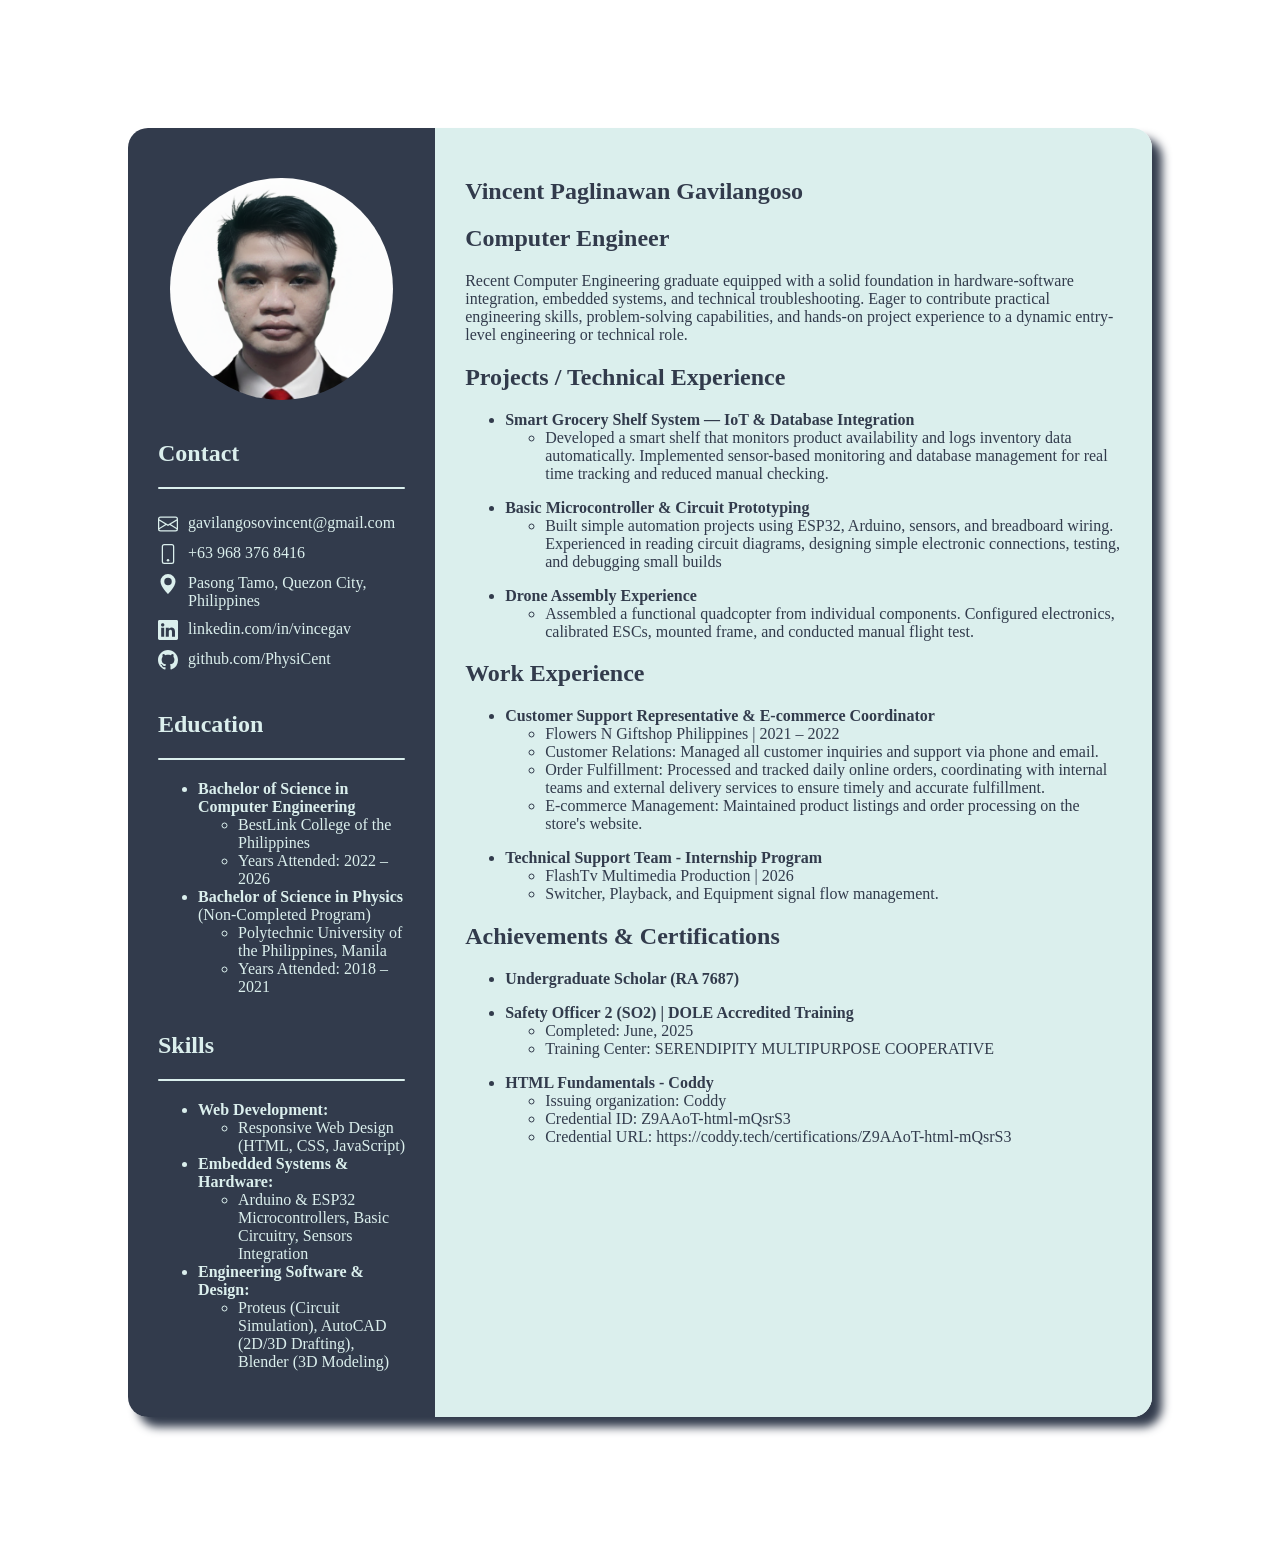
<file: resume.html>
<!DOCTYPE html>
<html lang="en">
    <head>
        <meta charset="UTF-8">
        <meta name="viewport" content="width=device-width, initial-scale=1.0">
        <meta http-equiv="X-UA-Compatible" content="ie=edge">
        <link rel="icon" type="image/png" href="images/logo.png">
        <title>About Me</title>
        <link rel="stylesheet" href="css/resume.css">

    </head>

    <body>
        <div class="container">
            <div class="left-container">

                <img src="images/MyPicture.png" id="profile-pic" alt="My Picture">
                <section class="contact">
                    <h2>Contact</h2>
                    <hr>
                    <ul class="contact-info">
                        <li>
                            <svg xmlns="http://www.w3.org/2000/svg" width="16" height="16" fill="currentColor" class="bi bi-envelope" viewBox="0 0 16 16">
                                <path d="M0 4a2 2 0 0 1 2-2h12a2 2 0 0 1 2 2v8a2 2 0 0 1-2 2H2a2 2 0 0 1-2-2zm2-1a1 1 0 0 0-1 1v.217l7 4.2 7-4.2V4a1 1 0 0 0-1-1zm13 2.383-4.708 2.825L15 11.105zm-.034 6.876-5.64-3.471L8 9.583l-1.326-.795-5.64 3.47A1 1 0 0 0 2 13h12a1 1 0 0 0 .966-.741M1 11.105l4.708-2.897L1 5.383z"/>
                            </svg>
                            <a href="mailto:gavilangosovincent@gmail.com">gavilangosovincent@gmail.com</a>
                        </li>
                        <li>
                            <svg xmlns="http://www.w3.org/2000/svg" width="16" height="16" fill="currentColor" class="bi bi-phone" viewBox="0 0 16 16">
                                <path d="M11 1a1 1 0 0 1 1 1v12a1 1 0 0 1-1 1H5a1 1 0 0 1-1-1V2a1 1 0 0 1 1-1zM5 0a2 2 0 0 0-2 2v12a2 2 0 0 0 2 2h6a2 2 0 0 0 2-2V2a2 2 0 0 0-2-2z"/>
                                <path d="M8 14a1 1 0 1 0 0-2 1 1 0 0 0 0 2"/>
                            </svg>
                            <a href="tel:+639683768416">+63 968 376 8416</a>
                        </li>
                        <li>
                            <svg xmlns="http://www.w3.org/2000/svg" width="16" height="16" fill="currentColor" class="bi bi-geo-alt-fill" viewBox="0 0 16 16">
                                <path d="M8 16s6-5.686 6-10A6 6 0 0 0 2 6c0 4.314 6 10 6 10m0-7a3 3 0 1 1 0-6 3 3 0 0 1 0 6"/>
                            </svg>
                            <address>Pasong Tamo, Quezon City, Philippines</address>
                        </li>
                        <li>
                            <svg xmlns="http://www.w3.org/2000/svg" width="16" height="16" fill="currentColor" class="bi bi-linkedin" viewBox="0 0 16 16">
                                <path d="M0 1.146C0 .513.526 0 1.175 0h13.65C15.474 0 16 .513 16 1.146v13.708c0 .633-.526 1.146-1.175 1.146H1.175C.526 16 0 15.487 0 14.854zm4.943 12.248V6.169H2.542v7.225zm-1.2-8.212c.837 0 1.358-.554 1.358-1.248-.015-.709-.52-1.248-1.342-1.248S2.4 3.226 2.4 3.934c0 .694.521 1.248 1.327 1.248zm4.908 8.212V9.359c0-.216.016-.432.08-.586.173-.431.568-.878 1.232-.878.869 0 1.216.662 1.216 1.634v3.865h2.401V9.25c0-2.22-1.184-3.252-2.764-3.252-1.274 0-1.845.7-2.165 1.193v.025h-.016l.016-.025V6.169h-2.4c.03.678 0 7.225 0 7.225z"/>
                            </svg>
                            <a href="https://linkedin.com/in/vincegav" target="_blank" rel="noopener noreferrer">linkedin.com/in/vincegav</a>
                        </li>
                        <li>
                            <svg xmlns="http://www.w3.org/2000/svg" width="16" height="16" fill="currentColor" class="bi bi-github" viewBox="0 0 16 16">
                                <path d="M8 0C3.58 0 0 3.58 0 8c0 3.54 2.29 6.53 5.47 7.59.4.07.55-.17.55-.38 0-.19-.01-.82-.01-1.49-2.01.37-2.53-.49-2.69-.94-.09-.23-.48-.94-.82-1.13-.28-.15-.68-.52-.01-.53.63-.01 1.08.58 1.23.82.72 1.21 1.87.87 2.33.66.07-.52.28-.87.51-1.07-1.78-.2-3.64-.89-3.64-3.95 0-.87.31-1.59.82-2.15-.08-.2-.36-1.02.08-2.12 0 0 .67-.21 2.2.82.64-.18 1.32-.27 2-.27s1.36.09 2 .27c1.53-1.04 2.2-.82 2.2-.82.44 1.1.16 1.92.08 2.12.51.56.82 1.27.82 2.15 0 3.07-1.87 3.75-3.65 3.95.29.25.54.73.54 1.48 0 1.07-.01 1.93-.01 2.2 0 .21.15.46.55.38A8.01 8.01 0 0 0 16 8c0-4.42-3.58-8-8-8"/>
                            </svg>
                            <a href="https://github.com/PhysiCent" target="_blank" rel="noopener noreferrer">github.com/PhysiCent</a>
                        </li>
                    </ul>
                </section>
                <section class="education">
                    <h2>Education</h2>
                    <hr>
                    <ul>
                        <li><strong>Bachelor of Science in Computer Engineering</strong>
                            <ul>
                                <li>BestLink College of the Philippines</li>
                                <li>Years Attended: 2022 &ndash; 2026</li>
                            </ul>
                        </li>
                        <li><strong>Bachelor of Science in Physics</strong> (Non-Completed Program)
                            <ul>
                                <li>Polytechnic University of the Philippines, Manila</li>
                                <li>Years Attended: 2018 &ndash; 2021</li>
                            </ul>
                        </li>
                    </ul>
                </section>
                <section class="skill">
                    <h2>Skills</h2>
                    <hr>
                    <ul>
                        <li><strong>Web Development:</strong>
                            <ul>
                                <li>Responsive Web Design (HTML, CSS, JavaScript)</li>
                            </ul>
                        </li>
                        <li><strong>Embedded Systems & Hardware:</strong>
                            <ul>
                                <li>Arduino & ESP32 Microcontrollers, Basic Circuitry, Sensors Integration</li>
                            </ul>
                        </li>
                        <li><strong>Engineering Software & Design:</strong>
                            <ul>
                                <li>Proteus (Circuit Simulation), AutoCAD (2D/3D Drafting), Blender (3D Modeling)</li>
                            </ul>
                        </li>
                    </ul>
                </section>
            </div>
            <div class="right-container">
                <section class="profile-info">
                    <h1>Vincent Paglinawan Gavilangoso</h1>
                    <h2>Computer Engineer</h2>
                    <p>Recent Computer Engineering graduate equipped with a solid foundation in hardware-software integration, embedded systems, and technical troubleshooting. Eager to contribute practical engineering skills, problem-solving capabilities, and hands-on project experience to a dynamic entry-level engineering or technical role.</p>
                </section>
                <section class="projects">
                    <h2>Projects / Technical Experience</h2>
                    <ul>
                        <li><strong>Smart Grocery Shelf System — IoT & Database Integration</strong>
                            <ul>
                                <li>Developed a smart shelf that monitors product availability and logs inventory data automatically. Implemented sensor-based monitoring and database management for real time tracking and reduced manual checking.</li>
                            </ul>
                        </li>
                    </ul>
                    <ul>
                        <li><strong>Basic Microcontroller & Circuit Prototyping</strong>
                            <ul>
                                <li>Built simple automation projects using ESP32, Arduino, sensors, and breadboard wiring. Experienced in reading circuit diagrams, designing simple electronic connections, testing, and debugging small builds</li>
                            </ul>
                        </li>
                    </ul>
                    <ul>
                        <li><strong>Drone Assembly Experience</strong>
                            <ul>
                                <li>Assembled a functional quadcopter from individual components. Configured electronics, calibrated ESCs, mounted frame, and conducted manual flight test.</li>
                            </ul>
                        </li>
                    </ul>
                </section>
                <section class="work-experience">
                    <h2>Work Experience</h2>
                    <ul>
                        <li><strong>Customer Support Representative & E-commerce Coordinator</strong>
                            <ul>
                                <li>Flowers N Giftshop Philippines |  2021 &ndash; 2022</li>
                                <li>Customer Relations: Managed all customer inquiries and support via phone and email.</li>
                                <li>Order Fulfillment: Processed and tracked daily online orders, coordinating with internal teams and external delivery services to ensure timely and accurate fulfillment.</li>
                                <li>E-commerce Management: Maintained product listings and order processing on the store's website.</li>
                            </ul>
                        </li>
                    </ul>
                    <ul>
                        <li><strong>Technical Support Team - Internship Program</strong>
                            <ul>
                                <li>FlashTv Multimedia Production |  2026</li>
                                <li>Switcher, Playback, and Equipment signal flow management.</li>
                            </ul>
                        </li>
                    </ul>
                </section>
                <section class="certification">
                    <h2>Achievements & Certifications</h2>
                    <ul>
                        <li><strong>Undergraduate Scholar (RA 7687)</strong></li>
                    </ul>
                    <ul>
                        <li><strong>Safety Officer 2 (SO2) | DOLE Accredited Training</strong>
                            <ul>
                                <li>Completed: June, 2025</li>
                                <li>Training Center: SERENDIPITY MULTIPURPOSE COOPERATIVE</li>
                            </ul>
                        </li>
                    </ul>
                    <ul>
                        <li><strong>HTML Fundamentals - Coddy</strong>
                            <ul>
                                <li>Issuing organization: Coddy</li>
                                <li>Credential ID: Z9AAoT-html-mQsrS3</li>
                                <li>Credential URL: <a href="https://coddy.tech/certifications/Z9AAoT-html-mQsrS3" target="_blank" class="certification-url">https://coddy.tech/certifications/Z9AAoT-html-mQsrS3</a></li>
                            </ul>
                        </li>
                    </ul>
                </section>
            </div>
        </div>
    </body>

</html>
</file>
<file: css/resume.css>
html {
    font-size: clamp(11px, 2vw, 16px);
}

* {
    box-sizing: border-box;
}

body {
    margin: 0;
    border-radius: 10px;
}

.container {
    width: 80%;
    margin: 10% auto;
    display: flex;
    overflow: hidden;
    border-radius: 20px;
    box-shadow: 10px 10px 10px #323b4c;
}

/*------------------------------------Left-Container------------------------------------------------*/

.left-container {
    width: 30%;
    display: flex;
    flex-direction: column;
    background-color: #323b4c;
    padding: 30px;
    color:#dbefed;
}

#profile-pic {
    width: 90%;
    height: auto;
    border-radius: 50%;
    object-fit: cover;
    margin: 20px auto;
}

.left-container hr {
    border: none;
    height: 2px;
    background-color: #dbefed;
    width: 100%;
    margin: 20px auto;
    border-radius: 2px;
}

/*------------------------------------Contact-Info--------------------------------------------------*/

.contact-info {
    list-style: none;
    padding: 0;
}

.contact-info ul {
  list-style: none;
  padding: 0;
  margin: 0;
}

.contact-info li {
    display: flex;
    align-items: flex-start;
    gap: 10px;
    min-width: 0;
    padding: 5px 0;
}

.contact-info svg {
    width: 20px;
    height: 20px;
    flex-shrink: 0;
    color: #dbefed;
}

.contact-info address {
    font-style: normal;
}

.contact-info a {
    color: #dbefed;
    text-decoration: none;
    overflow-wrap: break-word;
    min-width: 0;
}

.contact-info a:hover {
    text-decoration: underline;
    background-color: #378b85;
}

/*------------------------------------End Contact-Info--------------------------------------------------*/

/*------------------------------------End-Left-Container------------------------------------------------*/

/*------------------------------------Right Container---------------------------------------------------*/

.right-container {
    width: 70%;
    background-color: #dbefed;
    padding: 30px;
    color: #323b4c;
}

.certification-url {
    text-decoration: none;
    word-wrap: break-word;
    color: #323b4c;
}

.certification-url:hover {
    text-decoration: underline;
    background-color: #378b85;
    color:  #dbefed;
}
</file>
